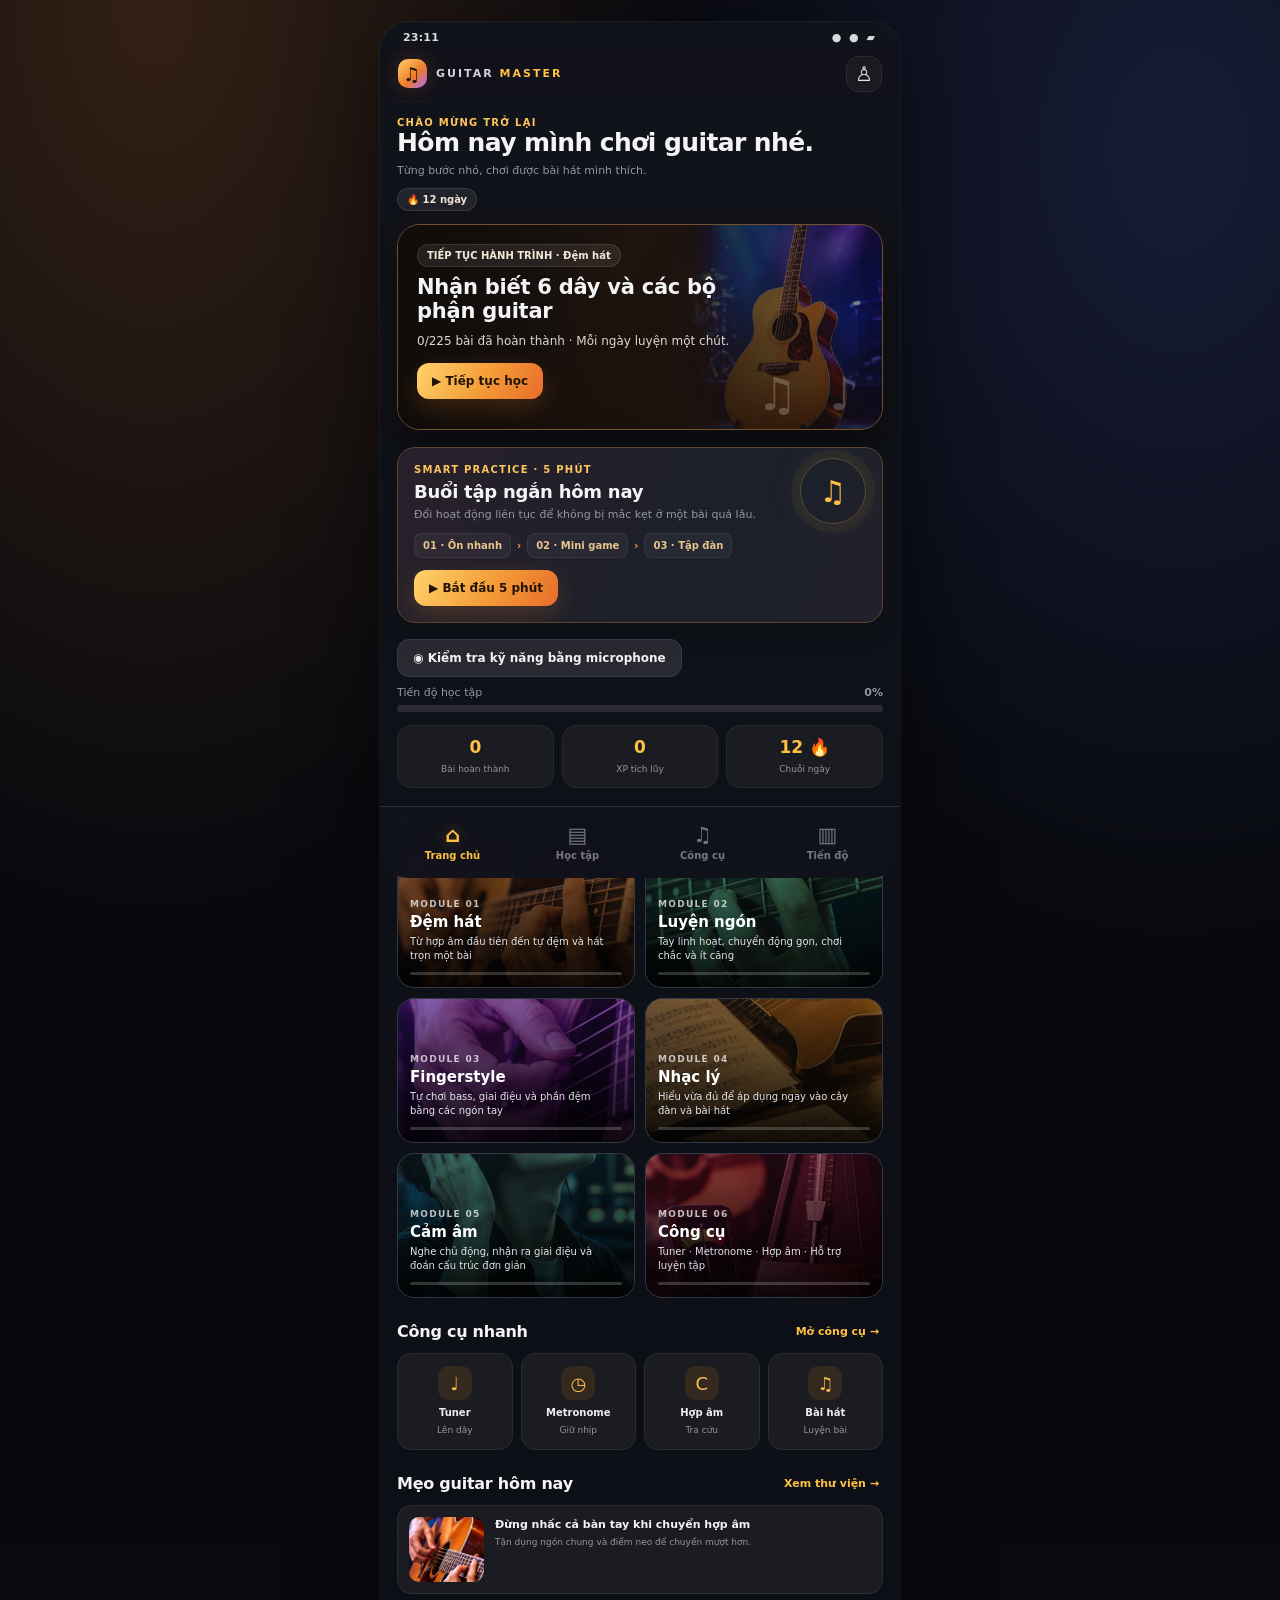
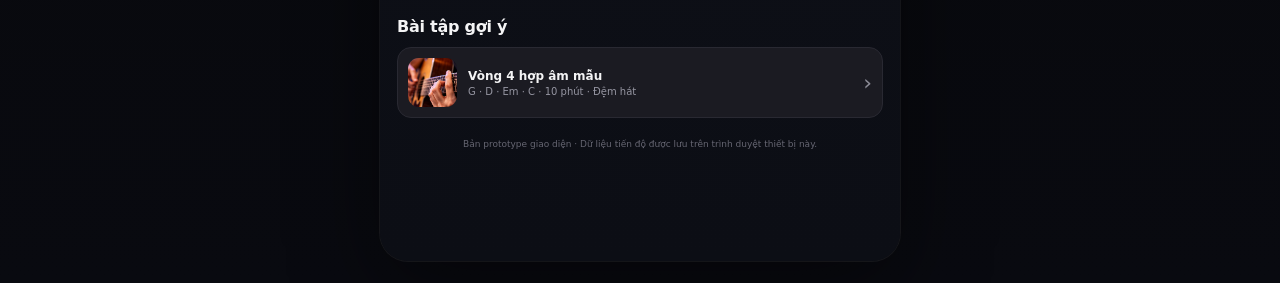
<file: Guitar_Master_2.0_UI_Prototype_v4_1_Lesson_Fix/GuitarMaster_UI_Prototype_v4/index.html>
<!doctype html>
<html lang="vi">
<head>
  <meta charset="utf-8">
  <meta name="viewport" content="width=device-width, initial-scale=1, viewport-fit=cover">
  <meta name="theme-color" content="#0f0f13">
  <title>Guitar Master 2.0 — UI Prototype</title>
  <link rel="stylesheet" href="assets/css/styles.css">
</head>
<body>
  <div class="app-shell">
    <div class="statusbar"><span id="clock">9:41</span><span class="status-icons">● ● ▰</span></div>
    <header class="topbar" id="topbar">
      <button class="icon-btn back-btn hidden" id="backBtn" aria-label="Quay lại">‹</button>
      <div class="brand"><span class="brand-mark">♫</span><span>GUITAR <b>MASTER</b></span></div>
      <button class="icon-btn" id="profileQuick" aria-label="Hồ sơ">♙</button>
    </header>
    <main id="view" class="view" aria-live="polite"></main>
    <nav class="bottom-nav" id="bottomNav">
      <button class="nav-item active" data-nav="home"><span class="nav-ico">⌂</span><span>Trang chủ</span></button>
      <button class="nav-item" data-nav="learn"><span class="nav-ico">▤</span><span>Học tập</span></button>
      <button class="nav-item" data-nav="tools"><span class="nav-ico">♫</span><span>Công cụ</span></button>
      <button class="nav-item" data-nav="progress"><span class="nav-ico">▥</span><span>Tiến độ</span></button>
    </nav>
    <div id="toast" class="toast" role="status"></div>
    <div id="modalRoot"></div>
  </div>
  <script src="data/catalog-data.js"></script>
  <script src="assets/js/app.js"></script>
</body>
</html>
</file>
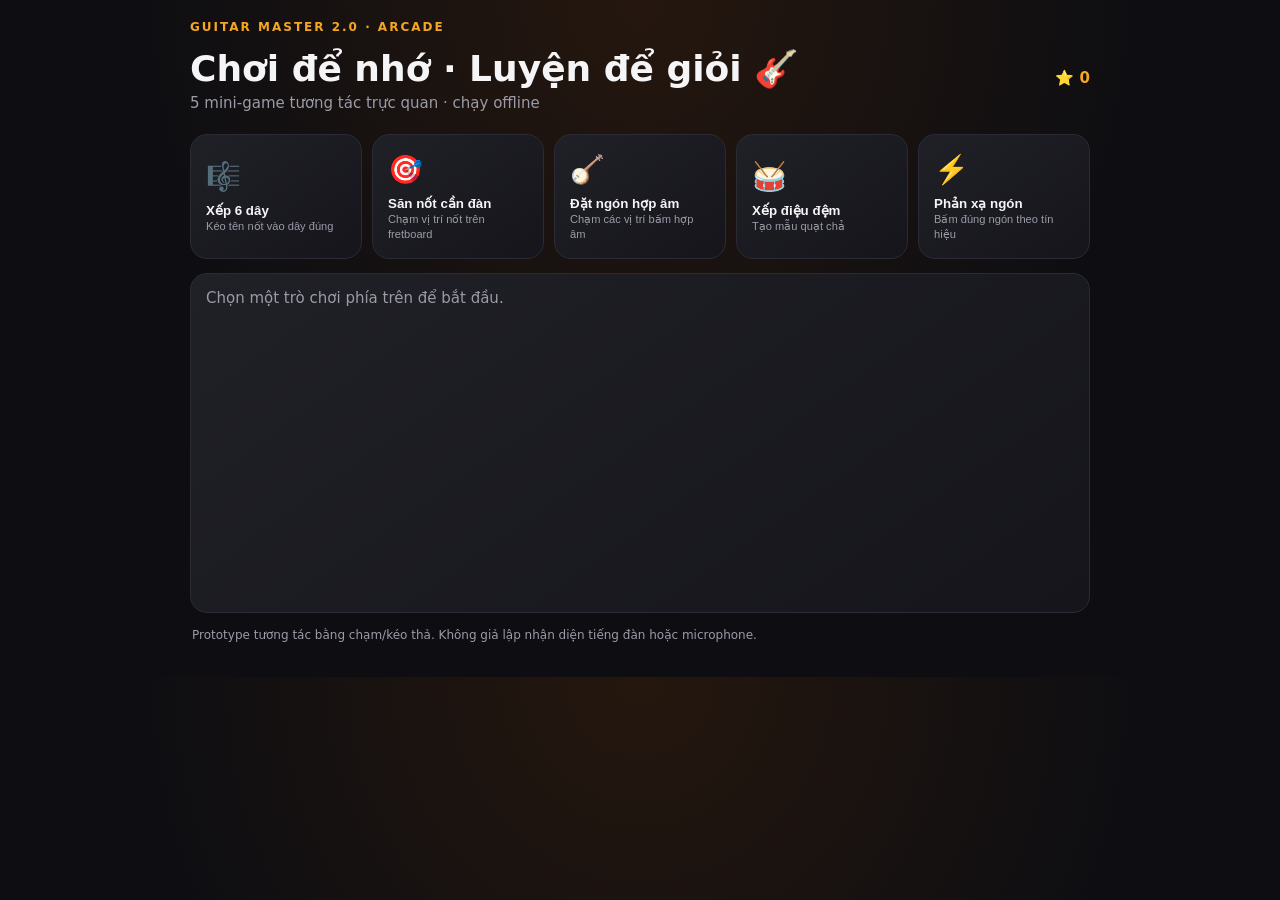
<file: Guitar_Master_2.0_UI_Prototype_v4_1_Lesson_Fix/GuitarMaster_UI_Prototype_v4/interactive-game-lab.html>
<!doctype html><html lang="vi"><head><meta charset="utf-8"><meta name="viewport" content="width=device-width,initial-scale=1"><title>Guitar Master · Interactive Game Lab</title><style>
:root{--bg:#0e0e12;--panel:#191920;--line:#2b2b35;--text:#f5f5f7;--muted:#9b9ba8;--amber:#f5a623;--orange:#e87522;--green:#25c58b;--red:#ef6262}*{box-sizing:border-box}body{margin:0;background:radial-gradient(ellipse at top,#25170e,#0e0e12 55%);color:var(--text);font:15px system-ui,-apple-system,Segoe UI,sans-serif;padding:20px}.wrap{max-width:900px;margin:auto}.brand{color:var(--amber);letter-spacing:2px;font-weight:800;font-size:12px}.hero{display:flex;justify-content:space-between;align-items:center;gap:12px;margin:10px 0 22px}.hero h1{margin:4px 0;font-size:clamp(24px,5vw,36px)}.muted{color:var(--muted)}.games{display:grid;grid-template-columns:repeat(auto-fit,minmax(150px,1fr));gap:10px}.tile,.panel{background:linear-gradient(145deg,#202027,#15151b);border:1px solid var(--line);border-radius:17px;padding:15px}.tile{cursor:pointer;text-align:left;color:inherit;min-height:125px}.tile:hover,.tile.active{border-color:var(--amber);box-shadow:0 0 0 1px #f5a62322}.tile .emoji{font-size:28px;display:block;margin-bottom:10px}.tile b{display:block}.tile small{color:var(--muted)}.panel{margin-top:14px;min-height:340px}.topline{display:flex;justify-content:space-between;align-items:center;gap:10px}.btn{border:0;border-radius:12px;padding:12px 15px;font-weight:700;cursor:pointer;background:#292933;color:#eee}.primary{background:linear-gradient(135deg,var(--amber),var(--orange));color:#201206}.btn:disabled{opacity:.4}.question{text-align:center;font-size:20px;font-weight:750;margin:18px 0}.feedback{text-align:center;min-height:24px;color:var(--green);font-weight:700;margin:10px}.choices{display:grid;grid-template-columns:repeat(2,1fr);gap:9px}.choice{padding:15px;border:1px solid var(--line);border-radius:12px;background:#22222a;color:#fff;font-size:16px;cursor:pointer}.choice:hover{border-color:var(--amber)}.choice.good{background:#123a2d;border-color:var(--green)}.choice.bad{background:#3a1b20;border-color:var(--red)}.strings{display:flex;gap:8px;justify-content:center;flex-wrap:wrap;margin:15px 0}.string{height:48px;min-width:48px;border:1px solid #777;border-radius:12px;background:#292933;color:white;font-weight:800;cursor:pointer}.string.selected{background:#f5a623;color:#241400}.fretboard{overflow-x:auto;padding:8px}.fretrow{display:grid;grid-template-columns:36px repeat(6,minmax(35px,1fr));min-width:300px}.fretrow span{display:grid;place-items:center;color:var(--muted);font-size:12px}.fret{height:40px;border:1px solid #574632;background:linear-gradient(#30271c,#211b15);position:relative;cursor:pointer}.fret:after{content:'';height:2px;background:#c7b08a;position:absolute;left:0;right:0;top:50%}.fret.hit:before{content:'●';position:absolute;z-index:1;left:50%;top:50%;transform:translate(-50%,-50%);color:var(--amber);font-size:24px}.pattern{display:flex;gap:8px;justify-content:center;flex-wrap:wrap;margin:20px}.slot{width:54px;height:60px;border:1px dashed #5b5b68;border-radius:12px;display:grid;place-items:center;font-size:24px;background:#22222a}.slot.filled{border-style:solid;border-color:var(--amber);color:var(--amber)}.palette{display:flex;gap:8px;justify-content:center;flex-wrap:wrap}.padgrid{display:grid;grid-template-columns:repeat(4,1fr);gap:10px;max-width:420px;margin:18px auto}.pad{height:75px;border-radius:16px;border:1px solid #454550;background:linear-gradient(145deg,#34343f,#22222a);color:white;font-size:26px;font-weight:800;cursor:pointer}.pad:active{transform:scale(.97)}.score{color:var(--amber);font-weight:800}.hidden{display:none}@media(max-width:500px){body{padding:12px}.panel{padding:12px}.choices{gap:7px}.choice{padding:12px 6px}}
</style></head><body><div class="wrap"><div class="brand">GUITAR MASTER 2.0 · ARCADE</div><div class="hero"><div><h1>Chơi để nhớ · Luyện để giỏi 🎸</h1><div class="muted">5 mini-game tương tác trực quan · chạy offline</div></div><div class="score">⭐ <span id="score">0</span></div></div><div class="games" id="tiles"></div><section class="panel" id="game"><div class="muted">Chọn một trò chơi phía trên để bắt đầu.</div></section><p class="muted" style="font-size:12px;margin:15px 2px">Prototype tương tác bằng chạm/kéo thả. Không giả lập nhận diện tiếng đàn hoặc microphone.</p></div>
<script>
const $=s=>document.querySelector(s);let points=0,round=0,mode='';const names=[['🎼','Xếp 6 dây','Kéo tên nốt vào dây đúng'],['🎯','Săn nốt cần đàn','Chạm vị trí nốt trên fretboard'],['🪕','Đặt ngón hợp âm','Chạm các vị trí bấm hợp âm'],['🥁','Xếp điệu đệm','Tạo mẫu quạt chả'],['⚡','Phản xạ ngón','Bấm đúng ngón theo tín hiệu']];
$('#tiles').innerHTML=names.map((x,i)=>`<button class="tile" data-mode="${i}"><span class="emoji">${x[0]}</span><b>${x[1]}</b><small>${x[2]}</small></button>`).join('');$('#tiles').onclick=e=>{let b=e.target.closest('[data-mode]');if(b)start(+b.dataset.mode)};
function add(n=10){points+=n;$('#score').textContent=points}function msg(t,good=true){$('#feedback').textContent=t;$('#feedback').style.color=good?'var(--green)':'var(--red)'}
function start(m){mode=m;round=0;document.querySelectorAll('.tile').forEach(x=>x.classList.toggle('active',+x.dataset.mode===m));render()}
function render(){let g=$('#game');if(mode===0){let target=['E','A','D','G','B','E'];let labels=['Mi trầm','La','Rê','Sol','Si','Mi cao'];let shuffled=[...target].sort(()=>Math.random()-.5);g.innerHTML=`<div class="topline"><b>GAME 01 · Xếp dây đàn</b><span class="muted">${round+1}/6</span></div><div class="question">Kéo nốt vào đúng thứ tự dây 6 → 1</div><div class="strings" id="drop">${target.map((n,i)=>`<button class="string" data-pos="${i}" title="Dây ${6-i}">${round>i?n:'D'+(6-i)}</button>`).join('')}</div><div class="palette">${shuffled.map(n=>`<button class="btn" draggable="true" data-note="${n}">${n}</button>`).join('')}</div><div class="feedback" id="feedback">Dây 6 là Mi trầm (E)</div><div style="text-align:center"><button class="btn primary" id="next">Kiểm tra / lượt tiếp</button></div>`;let picked=null;g.querySelectorAll('[draggable]').forEach(x=>{x.ondragstart=e=>{picked=x.dataset.note;e.dataTransfer.setData('text',picked)};x.onclick=()=>{picked=x.dataset.note;msg('Đã chọn '+picked+' · chạm ô dây để đặt')}});g.querySelectorAll('[data-pos]').forEach(x=>{x.ondragover=e=>e.preventDefault();x.ondrop=e=>{e.preventDefault();x.textContent=picked||e.dataTransfer.getData('text');x.dataset.answer=x.textContent};x.onclick=()=>{if(picked){x.textContent=picked;x.dataset.answer=picked;picked=null}}});$('#next').onclick=()=>{let ok=[...g.querySelectorAll('[data-pos]')].every((x,i)=>x.dataset.answer===target[i]);if(ok){add(10);msg('Chuẩn! Bạn đã nhớ thứ tự dây.');}else msg('Chưa đúng. Nhớ Mi–La–Rê–Sol–Si–Mi nhé.',false);round++;if(round>=6){g.innerHTML=`<div class="question">🎉 Hoàn thành game nhớ dây!</div><div class="feedback">Điểm tích lũy: ${points}</div><button class="btn primary" onclick="start(0)">Chơi lại</button>`}else setTimeout(render,650)}}
else if(mode===1){let notes=['G','A','C','D','E','B'];let note=notes[round%notes.length],str=note==='G'?3:note==='A'?5:note==='C'?2:note==='D'?4:note==='E'?1:2,fret=note==='G'?0:note==='A'?0:note==='C'?1:note==='D'?0:note==='E'?0:1;g.innerHTML=`<div class="topline"><b>GAME 02 · Săn nốt</b><span class="muted">${round+1}/6</span></div><div class="question">Tìm nốt <span style="color:var(--amber)">${note}</span> · dây ${str}</div><div class="fretboard">${[6,5,4,3,2,1].map(s=>`<div class="fretrow"><span>${s}</span>${[0,1,2,3,4,5].map(f=>`<button class="fret" data-s="${s}" data-f="${f}"></button>`).join('')}</div>`).join('')}</div><div class="feedback" id="feedback">Phím 0 là dây buông.</div>`;g.querySelectorAll('[data-s]').forEach(x=>x.onclick=()=>{let ok=+x.dataset.s===str&&+x.dataset.f===fret;x.classList.add('hit');if(ok){add(10);msg('🎯 Chính xác!');round++;setTimeout(render,650)}else msg('Chưa đúng, thử vị trí khác.',false)})}
else if(mode===2){let chord=['Em','Am','C'][round%3],dots={Em:[[5,2],[4,2]],Am:[[4,2],[3,2],[2,1]],C:[[5,3],[4,2],[2,1]]}[chord];g.innerHTML=`<div class="topline"><b>GAME 03 · Đặt ngón hợp âm</b><span class="muted">${round+1}/3</span></div><div class="question">Đặt ngón để tạo hợp âm ${chord}</div><div class="fretboard">${[1,2,3,4].map(f=>`<div class="fretrow"><span>${f}</span>${[6,5,4,3,2,1].map(s=>`<button class="fret" data-s="${s}" data-f="${f}"></button>`).join('')}</div>`).join('')}</div><div class="feedback" id="feedback">Đã đặt: <span id="count">0</span>/${dots.length}</div><div style="text-align:center"><button class="btn primary" id="check">Kiểm tra hợp âm</button></div>`;let chosen=[];g.querySelectorAll('[data-s]').forEach(x=>x.onclick=()=>{x.classList.toggle('hit');let a=[+x.dataset.s,+x.dataset.f];chosen.some(y=>y+''===a+'')?chosen=chosen.filter(y=>y+''!==a+''):chosen.push(a);$('#count').textContent=chosen.length});$('#check').onclick=()=>{let ok=chosen.length===dots.length&&dots.every(d=>chosen.some(c=>c[0]===d[0]&&c[1]===d[1]));if(ok){add(15);round++;msg('Hợp âm đúng!');setTimeout(()=>round>=3?start(2):render(),700)}else msg('Kiểm tra lại vị trí các ngón.',false)}}
else if(mode===3){let target=['↓','↓','↑','↑','↓','↑'];g.innerHTML=`<div class="topline"><b>GAME 04 · Xếp điệu đệm</b><span class="muted">${round+1}/3</span></div><div class="question">Tạo mẫu quạt chả 6 nhịp</div><div class="pattern" id="slots">${target.map((_,i)=>`<button class="slot" data-slot="${i}">＋</button>`).join('')}</div><div class="palette">${['↓','↑','—'].map(x=>`<button class="btn" data-val="${x}">${x==='↓'?'↓ Xuống':x==='↑'?'↑ Lên':'— Nghỉ'}</button>`).join('')}</div><div class="feedback" id="feedback">Mẫu mục tiêu: ↓ ↓ ↑ ↑ ↓ ↑</div><div style="text-align:center"><button class="btn primary" id="check">Kiểm tra</button></div>`;let vals=[];g.querySelectorAll('[data-val]').forEach(b=>b.onclick=()=>{if(vals.length<6){vals.push(b.dataset.val);g.querySelectorAll('[data-slot]')[vals.length-1].textContent=b.dataset.val;g.querySelectorAll('[data-slot]')[vals.length-1].classList.add('filled')}});$('#check').onclick=()=>{if(vals.join('')===target.join('')){add(15);round++;msg('Đúng điệu!');setTimeout(()=>round>=3?start(3):render(),650)}else msg('Chưa khớp mẫu. Xóa và thử lại.',false)}}
else {let expected=[1,2,3,4][Math.floor(Math.random()*4)];g.innerHTML=`<div class="topline"><b>GAME 05 · Phản xạ ngón</b><span class="muted">${round+1}/10</span></div><div class="question">Bấm ngón <span style="color:var(--amber);font-size:36px">${expected}</span></div><div class="padgrid">${[1,2,3,4].map(n=>`<button class="pad" data-n="${n}">${n}</button>`).join('')}</div><div class="feedback" id="feedback">Chạm đúng ngón để ghi điểm.</div>`;g.querySelectorAll('[data-n]').forEach(b=>b.onclick=()=>{if(+b.dataset.n===expected){add(5);round++;msg('Nhanh và chính xác!');setTimeout(()=>round>=10?g.innerHTML=`<div class="question">🏆 Hoàn thành phản xạ!</div><div class="feedback">Điểm: ${points}</div><button class="btn primary" onclick="start(4)">Chơi lại</button>`:render(),350)}else msg('Sai ngón, tập trung nhé!',false)})}}
</script></body></html>
</file>
<file: Guitar_Master_2.0_UI_Prototype_v4_1_Lesson_Fix/GuitarMaster_UI_Prototype_v4/assets/css/styles.css>
:root{
  --bg:#0f0f13;--bg2:#141419;--panel:#1a1a20;--panel2:#202027;--line:#2b2b34;
  --text:#f4f4f5;--muted:#9696a2;--dim:#666672;--amber:#f59e0b;--orange:#e67e22;
  --green:#10b981;--blue:#3b82f6;--red:#ef4444;--purple:#a855f7;--teal:#14b8a6;
  --radius:18px;--shadow:0 16px 42px rgba(0,0,0,.34)
}
*{box-sizing:border-box}html{background:#08080b;scroll-behavior:smooth}body{margin:0;background:radial-gradient(ellipse at 50% -12%,#24170e 0%,#09090d 46%,#07070a 100%);font-family:Inter,ui-sans-serif,system-ui,-apple-system,"Segoe UI",sans-serif;color:var(--text);min-height:100vh;-webkit-font-smoothing:antialiased}button,input,select{font:inherit}button{cursor:pointer}.app-shell{max-width:520px;min-height:100vh;margin:0 auto;background:linear-gradient(180deg,#111116 0%,#0d0d11 100%);position:relative;box-shadow:0 0 0 1px rgba(255,255,255,.06),0 25px 90px rgba(0,0,0,.48);padding-bottom:calc(78px + env(safe-area-inset-bottom))}.statusbar{height:25px;padding:5px 23px 0;display:flex;justify-content:space-between;font-size:11px;font-weight:700;color:#d8d8df;letter-spacing:.2px}.status-icons{letter-spacing:2px}.topbar{height:54px;padding:0 18px;display:flex;align-items:center;justify-content:space-between;position:sticky;top:0;background:rgba(17,17,22,.92);backdrop-filter:blur(16px);z-index:20;border-bottom:1px solid rgba(255,255,255,.035)}.brand{display:flex;align-items:center;gap:9px;letter-spacing:2px;font-size:11px;color:#d2d2da;font-weight:600}.brand b{color:var(--amber)}.brand-mark{width:29px;height:29px;border-radius:10px;background:linear-gradient(135deg,#ffc04b,#db6d19);color:#1a1108;display:grid;place-items:center;font-size:19px;font-weight:900;box-shadow:0 5px 18px #f59e0b33}.icon-btn{width:36px;height:36px;border:1px solid var(--line);border-radius:12px;background:#1a1a20;color:#e5e5eb;font-size:20px;display:grid;place-items:center}.icon-btn:active,.btn:active,.tool-card:active,.module-card:active{transform:scale(.98)}.back-btn{font-size:28px;line-height:1}.hidden{display:none!important}.view{padding:16px 17px 26px;min-height:calc(100vh - 157px)}.bottom-nav{position:fixed;z-index:25;bottom:0;left:50%;transform:translateX(-50%);width:min(520px,100%);height:calc(72px + env(safe-area-inset-bottom));padding:7px 10px calc(7px + env(safe-area-inset-bottom));display:grid;grid-template-columns:repeat(4,1fr);background:rgba(20,20,26,.96);backdrop-filter:blur(18px);border-top:1px solid #292932}.nav-item{border:0;background:transparent;color:#777783;display:flex;flex-direction:column;align-items:center;justify-content:center;gap:4px;font-size:10px;font-weight:600}.nav-ico{font-size:21px;line-height:1}.nav-item.active{color:var(--amber)}.nav-item.active .nav-ico{filter:drop-shadow(0 0 8px #f59e0b66)}.eyebrow{text-transform:uppercase;letter-spacing:1.25px;font-size:10px;font-weight:800;color:var(--amber)}h1,h2,h3,p{margin-top:0}h1{font-size:25px;line-height:1.16;letter-spacing:-.6px;margin-bottom:7px}h2{font-size:18px;letter-spacing:-.25px;margin-bottom:6px}h3{font-size:14px;margin-bottom:5px}.muted{color:var(--muted)}.small{font-size:11px}.tiny{font-size:10px}.section-head{display:flex;align-items:center;justify-content:space-between;margin:23px 0 11px}.section-head h2{margin:0;font-size:16px}.text-link{background:none;border:0;color:var(--amber);font-size:11px;font-weight:700;padding:4px}.card{background:linear-gradient(145deg,#1d1d24,#17171d);border:1px solid #2a2a33;border-radius:var(--radius);box-shadow:0 8px 24px rgba(0,0,0,.16)}.hero-card{position:relative;overflow:hidden;border-radius:23px;min-height:206px;background:#19191f;margin:13px 0 17px;border:1px solid #443022;box-shadow:0 12px 34px #0007}.hero-card img{position:absolute;inset:0;width:100%;height:100%;object-fit:cover;opacity:.56}.hero-overlay{position:absolute;inset:0;background:linear-gradient(90deg,rgba(15,12,10,.97) 0%,rgba(31,18,10,.8) 53%,rgba(15,10,8,.1) 100%),linear-gradient(0deg,rgba(14,13,16,.62),transparent 60%)}.hero-content{position:relative;z-index:1;padding:19px;max-width:82%}.hero-content h2{font-size:21px;line-height:1.16;margin:8px 0 8px}.hero-content p{font-size:12px;color:#ded8d2;line-height:1.5;margin-bottom:13px}.pill{display:inline-flex;align-items:center;gap:5px;border-radius:99px;padding:5px 9px;background:#ffffff14;border:1px solid #ffffff19;font-size:10px;font-weight:700;color:#f2e7d8}.btn{border:0;border-radius:12px;padding:11px 15px;font-size:12px;font-weight:800;display:inline-flex;align-items:center;justify-content:center;gap:7px;transition:transform .15s,filter .15s}.btn-primary{background:linear-gradient(135deg,#ffc044,#e67e22);color:#211306;box-shadow:0 7px 20px #e67e2238}.btn-secondary{background:#292931;color:#f2f2f5;border:1px solid #3a3a45}.btn-ghost{background:transparent;border:1px solid #454550;color:#e4e4e8}.btn-danger{background:#4a2020;color:#ffb0a7;border:1px solid #723333}.btn-block{width:100%}.progress-row{display:flex;justify-content:space-between;align-items:center;font-size:11px;color:var(--muted);margin:9px 0 6px}.progress-track{height:7px;background:#2b2b33;border-radius:99px;overflow:hidden}.progress-fill{height:100%;background:linear-gradient(90deg,#fbbf24,#e67e22);border-radius:99px;box-shadow:0 0 12px #e67e2260}.mini-stats{display:grid;grid-template-columns:repeat(3,1fr);gap:8px;margin:13px 0}.mini-stat{padding:11px 8px;text-align:center;background:#1b1b22;border:1px solid #292932;border-radius:14px}.mini-stat strong{display:block;color:var(--amber);font-size:17px}.mini-stat span{font-size:9px;color:var(--muted)}.module-grid{display:grid;grid-template-columns:repeat(2,minmax(0,1fr));gap:10px}.module-card{position:relative;overflow:hidden;min-height:145px;border-radius:17px;border:1px solid #ffffff18;background:#202027;cursor:pointer;text-align:left;color:white;padding:0;transition:transform .15s}.module-card img{position:absolute;inset:0;width:100%;height:100%;object-fit:cover;opacity:.45;transition:transform .25s}.module-card:hover img{transform:scale(1.05)}.module-card:after{content:"";position:absolute;inset:0;background:linear-gradient(180deg,rgba(0,0,0,.1),rgba(0,0,0,.88))}.module-card .module-tint{position:absolute;inset:0;opacity:.48;mix-blend-mode:color}.module-card .module-body{position:absolute;z-index:2;inset:auto 12px 12px 12px}.module-num{font-size:9px;letter-spacing:1.3px;font-weight:800;color:#ffffffb8}.module-name{font-size:15px;font-weight:800;margin:4px 0}.module-desc{font-size:10px;line-height:1.4;color:#e3e3e6;max-width:98%}.module-progress{height:3px;background:#ffffff30;border-radius:9px;margin-top:9px;overflow:hidden}.module-progress span{display:block;height:100%;background:var(--amber)}.quick-tools{display:grid;grid-template-columns:repeat(4,1fr);gap:8px}.tool-card{border:1px solid #2b2b33;background:#1b1b22;border-radius:14px;padding:12px 7px;text-align:center;color:#eee;cursor:pointer}.tool-symbol{width:34px;height:34px;border-radius:11px;margin:0 auto 7px;display:grid;place-items:center;background:#f59e0b1c;color:var(--amber);font-size:18px}.tool-card strong{display:block;font-size:10px}.tool-card span{font-size:9px;color:var(--muted)}.song-row{display:flex;gap:11px;align-items:center;padding:10px;border-radius:14px;margin-bottom:8px;background:#1b1b22;border:1px solid #292932;cursor:pointer}.song-cover{width:49px;height:49px;border-radius:11px;object-fit:cover;flex-shrink:0}.song-info{flex:1;min-width:0}.song-info strong{display:block;font-size:12px}.song-info small{display:block;color:var(--muted);font-size:10px;margin-top:3px}.chevron{color:#8c8c97;font-size:22px}.module-hero{position:relative;border-radius:20px;overflow:hidden;min-height:190px;margin-bottom:15px}.module-hero img{position:absolute;inset:0;width:100%;height:100%;object-fit:cover;opacity:.5}.module-hero:after{content:"";position:absolute;inset:0;background:linear-gradient(90deg,rgba(13,13,17,.95),rgba(13,13,17,.45)),linear-gradient(0deg,rgba(13,13,17,.8),transparent)}.module-hero-content{position:relative;z-index:1;padding:17px;max-width:90%}.stage-list{display:flex;flex-direction:column;gap:10px}.stage-card{padding:13px;border-radius:16px;background:#1b1b22;border:1px solid #2a2a33;display:grid;grid-template-columns:38px 1fr auto;gap:10px;align-items:start}.stage-number{width:34px;height:34px;border-radius:12px;display:grid;place-items:center;background:#332517;color:#ffc04a;font-weight:900;font-size:13px}.stage-card.done .stage-number{background:#10382b;color:#50e0a9}.stage-card.current{border-color:#9b6426;box-shadow:0 0 0 1px #e67e2222}.stage-main h3{margin:0 0 5px;font-size:13px}.stage-main p{font-size:10px;color:var(--muted);line-height:1.45;margin:0 0 7px}.stage-meta{display:flex;flex-wrap:wrap;gap:5px}.tag{display:inline-flex;align-items:center;padding:4px 7px;border-radius:7px;background:#292932;color:#c6c6ce;font-size:9px;font-weight:700}.tag.amber{background:#4a3115;color:#ffd17a}.tag.green{background:#12382b;color:#66e6b5}.tag.lock{background:#2b2b31;color:#81818d}.stage-action{border:0;background:#2b2926;color:#ffbf50;border-radius:10px;padding:8px;font-size:10px;font-weight:800}.lesson-list{display:flex;flex-direction:column;gap:8px}.lesson-row{display:flex;gap:10px;align-items:center;padding:12px;border-radius:14px;background:#1a1a20;border:1px solid #2b2b34;cursor:pointer}.lesson-index{width:30px;height:30px;display:grid;place-items:center;border-radius:10px;background:#2a2a32;color:#d7d7df;font-weight:800;font-size:11px;flex-shrink:0}.lesson-row.completed .lesson-index{background:#12382b;color:#57ddb0}.lesson-row.active{border-color:#986020}.lesson-row strong{font-size:11px;display:block;line-height:1.35}.lesson-row small{color:var(--muted);font-size:9px;display:block;margin-top:4px}.lesson-row .chevron{margin-left:auto}.lesson-visual{height:170px;border-radius:17px;overflow:hidden;margin:13px 0;background:#25252c}.lesson-visual img{width:100%;height:100%;object-fit:cover}.content-block{padding:14px;border-radius:15px;background:#1b1b22;border:1px solid #292932;margin:10px 0}.content-block h3{display:flex;align-items:center;gap:7px}.content-block p,.content-block li{font-size:11px;color:#c7c7cf;line-height:1.6}.content-block ul,.content-block ol{padding-left:17px;margin:8px 0 0}.tip-block{border-color:#735021;background:linear-gradient(140deg,#302314,#201a16)}.mistake-block{border-color:#673737;background:#281b1c}.step-list{display:flex;flex-direction:column;gap:8px}.step-item{display:flex;gap:9px;font-size:11px;color:#d7d7de;line-height:1.5}.step-dot{width:21px;height:21px;border-radius:50%;background:#4a3218;color:#ffc45d;display:grid;place-items:center;flex-shrink:0;font-size:10px;font-weight:900}.lesson-action-bar{position:sticky;bottom:80px;padding-top:12px;background:linear-gradient(180deg,transparent,#101015 23%)}.game-panel{padding:16px;background:linear-gradient(145deg,#211b15,#17171d);border:1px solid #61421f;border-radius:18px;margin-top:14px}.game-question{font-size:20px;font-weight:900;text-align:center;line-height:1.25;margin:17px 0}.answer-grid{display:grid;grid-template-columns:repeat(2,minmax(0,1fr));gap:9px}.answer-btn{border:1px solid #393943;border-radius:13px;background:#23232b;padding:13px;color:#f1f1f4;font-size:12px;font-weight:800;min-height:48px}.answer-btn.correct{border-color:#10b981;background:#10382c}.answer-btn.wrong{border-color:#ef4444;background:#3a1e20}.answer-btn:disabled{opacity:.86}.chord-svg{width:94px;max-width:100%;height:auto;display:block;margin:4px auto}.game-progress{height:5px;border-radius:99px;background:#303039;overflow:hidden;margin:12px 0}.game-progress span{display:block;height:100%;background:var(--amber)}.game-feedback{min-height:24px;text-align:center;font-size:11px;font-weight:700;margin:10px 0;color:#ffc65c}.game-result{padding:22px;text-align:center}.score-big{font-size:42px;font-weight:900;color:var(--amber);margin:10px 0}.choice-row{display:flex;flex-wrap:wrap;gap:7px;justify-content:center}.choice-chip{border:1px solid #44444d;background:#23232b;color:#f3f3f5;border-radius:11px;padding:10px 13px;font-weight:800}.choice-chip.selected{background:#583b16;border-color:#e99a29;color:#ffd17a}.fretboard{overflow:auto;border-radius:13px;border:1px solid #42424d;padding:10px;background:linear-gradient(135deg,#36251a,#1d1714)}.fret-row{display:grid;grid-template-columns:28px repeat(6,1fr);gap:4px;margin:4px 0}.fret-cell{height:31px;border:1px solid #a68b68aa;background:#503a29;border-radius:5px;color:#e8d5bb;font-size:10px;font-weight:700}.fret-cell.target{background:#f59e0b;color:#201408;border-color:#ffd27a;box-shadow:0 0 12px #f59e0b60}.fret-cell.selected{outline:2px solid #fff}.string-label{display:grid;place-items:center;color:#ffd17a;font-size:10px;font-weight:900}.sequence-slots{display:grid;grid-template-columns:repeat(6,1fr);gap:6px;margin:13px 0}.sequence-slot{min-height:52px;border:1px dashed #555560;border-radius:10px;display:grid;place-items:center;background:#19191f;font-size:22px;color:#f5bd51}.sequence-slot.filled{border-style:solid;background:#302617}.sequence-palette{display:flex;flex-wrap:wrap;gap:7px;justify-content:center}.sequence-palette button{min-width:43px;height:42px;border:1px solid #51402c;border-radius:11px;background:#302416;color:#ffcd74;font-size:20px;font-weight:900}.play-pad-grid{display:grid;grid-template-columns:repeat(4,1fr);gap:7px}.play-pad{height:66px;border:1px solid #725021;border-radius:13px;background:#332514;color:#ffcb6b;font-size:22px;font-weight:900}.play-pad:active{background:#76501d}.timer-readout{font-size:36px;font-weight:900;color:var(--amber);text-align:center;margin:10px}.tool-screen{padding:5px 0}.tool-screen h1{margin-bottom:5px}.gauge-wrap{width:100%;max-width:300px;margin:18px auto 5px}.gauge-wrap svg{width:100%;height:auto}.tuner-note{text-align:center;font-size:62px;line-height:1;font-weight:900;color:var(--amber);text-shadow:0 0 28px #f59e0b60}.tuner-cents{text-align:center;color:var(--amber);font-weight:800;font-size:12px;margin:8px 0}.string-selector{display:flex;gap:8px;justify-content:center;margin:18px 0}.string-selector button{width:37px;height:37px;border-radius:50%;border:1px solid #373740;background:#1c1c23;color:#c7c7cf;font-weight:800}.string-selector button.active{background:linear-gradient(135deg,#ffc044,#e67e22);color:#241608;border-color:transparent}.metro-bpm{text-align:center;font-size:59px;font-weight:900;margin:20px 0 3px}.metro-bpm small{font-size:12px;color:var(--muted);letter-spacing:2px}.metro-ring{width:220px;height:220px;border:2px solid #34343d;border-radius:50%;margin:12px auto;display:grid;place-items:center;position:relative}.metro-ring:before{content:"";position:absolute;inset:18px;border:1px dashed #474751;border-radius:50%}.metro-dots{display:grid;grid-template-columns:repeat(4,1fr);gap:15px}.metro-dot{width:18px;height:18px;border-radius:50%;background:#41414a}.metro-dot.active{background:var(--amber);box-shadow:0 0 20px #f59e0b}.metro-center{text-align:center;position:absolute}.metro-center strong{font-size:42px}.metro-controls{display:flex;gap:13px;align-items:center;justify-content:center;margin:15px 0}.round-btn{width:45px;height:45px;border-radius:50%;background:#24242b;border:1px solid #3a3a45;color:white;font-size:20px;font-weight:900}.round-btn.play{width:61px;height:61px;background:linear-gradient(135deg,#ffc044,#e67e22);border:0;color:#201306}.control-row{display:flex;align-items:center;justify-content:space-between;gap:10px;padding:10px 0;border-bottom:1px solid #2b2b33;font-size:12px}.chord-grid{display:grid;grid-template-columns:repeat(3,minmax(0,1fr));gap:9px}.chord-tile{background:#1b1b22;border:1px solid #2b2b34;border-radius:13px;padding:10px 5px;text-align:center;cursor:pointer}.chord-tile.active{border-color:var(--amber);background:#2c2116}.chord-tile strong{font-size:13px}.search-input{width:100%;border:1px solid #34343e;background:#1c1c23;color:#f5f5f7;padding:12px 13px;border-radius:12px;outline:none;margin:8px 0 12px}.search-input:focus{border-color:#a56e26}.filter-row{display:flex;gap:7px;overflow:auto;padding-bottom:10px}.filter-row button{white-space:nowrap;border:1px solid #34343e;background:#1e1e25;color:#c8c8d0;border-radius:99px;padding:7px 11px;font-size:10px;font-weight:700}.filter-row button.active{background:#583b16;border-color:#b77d2e;color:#ffd27a}.profile-head{text-align:center;padding:18px 0}.avatar{width:77px;height:77px;border-radius:50%;background:linear-gradient(135deg,#ffc044,#b85b17);display:grid;place-items:center;margin:0 auto 10px;font-size:27px;font-weight:900;border:3px solid #392718;box-shadow:0 8px 28px #f59e0b33}.chart-card{padding:14px;border-radius:15px;background:#1b1b22;border:1px solid #2b2b34;margin:12px 0}.bars{height:96px;display:flex;align-items:flex-end;gap:9px}.bar-col{flex:1;display:flex;flex-direction:column;align-items:center;gap:5px;height:100%;justify-content:flex-end}.bar{width:100%;max-width:26px;border-radius:5px 5px 0 0;background:linear-gradient(180deg,#ffc044,#d86e1f)}.bar-col small{font-size:9px;color:var(--muted)}.badge-grid{display:grid;grid-template-columns:repeat(4,1fr);gap:9px}.badge-item{padding:10px 5px;border-radius:12px;background:#202027;border:1px solid #31313a;text-align:center}.badge-icon{width:38px;height:38px;border-radius:12px;margin:0 auto 7px;background:linear-gradient(135deg,#ffc044,#ce651b);display:grid;place-items:center;color:#211306;font-size:18px;font-weight:900}.badge-item small{font-size:9px;color:#bbb}.tip-row{display:flex;gap:11px;padding:11px;background:#1b1b22;border:1px solid #2c2c35;border-radius:14px;margin:9px 0;cursor:pointer}.tip-thumb{width:75px;height:65px;border-radius:10px;object-fit:cover}.tip-row strong{display:block;font-size:11px;line-height:1.4}.tip-row small{font-size:9px;color:var(--muted);display:block;margin-top:5px}.toast{position:fixed;left:50%;bottom:89px;transform:translate(-50%,15px);z-index:80;background:#282830;border:1px solid #454550;color:#fff;padding:10px 14px;border-radius:12px;font-size:11px;opacity:0;pointer-events:none;transition:.2s;max-width:90%;text-align:center}.toast.show{opacity:1;transform:translate(-50%,0)}.modal-backdrop{position:fixed;inset:0;background:#000b;z-index:90;display:grid;place-items:center;padding:22px}.modal{width:min(100%,420px);background:#1a1a20;border:1px solid #393943;border-radius:20px;padding:18px;box-shadow:var(--shadow)}.modal-head{display:flex;justify-content:space-between;align-items:center;margin-bottom:10px}.modal-close{border:0;background:#2b2b33;color:#fff;border-radius:10px;width:30px;height:30px;font-size:17px}.empty-state{text-align:center;padding:30px 16px;color:var(--muted)}.empty-state .big{font-size:32px;margin-bottom:10px}.two-col{display:grid;grid-template-columns:1fr 1fr;gap:9px}.divider{height:1px;background:#2b2b34;margin:14px 0}.segmented{display:flex;background:#19191f;border:1px solid #30303a;padding:3px;border-radius:12px;gap:3px}.segmented button{flex:1;border:0;background:transparent;color:var(--muted);padding:8px 5px;font-size:10px;border-radius:9px;font-weight:800}.segmented button.active{background:#3b2b18;color:#ffd17a}.song-chords{display:flex;gap:8px;justify-content:center;flex-wrap:wrap}.song-chord{padding:10px 13px;border-radius:10px;background:#302314;border:1px solid #69471f;color:#ffcf7a;font-size:16px;font-weight:900}.lock-note{font-size:9px;color:#8c8c98}.footer-note{font-size:9px;color:#666672;text-align:center;margin:20px 0 5px;line-height:1.5}
@media(min-width:700px){body{padding:22px}.app-shell{border-radius:28px;overflow:hidden;min-height:calc(100vh - 44px)}.bottom-nav{bottom:22px;border-radius:0 0 28px 28px}.statusbar{padding-top:9px}.view{min-height:calc(100vh - 210px)}}
@media(max-width:365px){.view{padding-left:13px;padding-right:13px}.quick-tools{grid-template-columns:repeat(2,1fr)}.module-card{min-height:132px}.hero-content{max-width:95%}.hero-card{min-height:190px}.chord-grid{gap:6px}}

/* v1.2 MUSIC EXPERIENCE + SMART PRACTICE */
:root{--amber:#ffc044;--orange:#f07828;--music-violet:#9b7bff;--music-cyan:#45d6d0}
body{background:radial-gradient(ellipse at 12% 0%,#332014 0%,transparent 34%),radial-gradient(ellipse at 92% 8%,#171c36 0%,transparent 32%),linear-gradient(180deg,#090a10,#08090d 72%,#090a10)}
.app-shell{background:linear-gradient(180deg,#11131b 0%,#0c0e15 100%)}
.topbar{background:rgba(16,18,27,.94)}
.brand-mark{background:linear-gradient(135deg,#ffd36a,#ef7a2a 58%,#a66bff);box-shadow:0 0 22px #f0782840}
.bottom-nav{background:rgba(16,18,27,.97);border-top-color:#30303d}
.nav-item.active{color:#ffc044}
.hero-card{border-color:#75502e;box-shadow:0 14px 38px #0008,0 0 30px #e67e2210}
.hero-card:after{content:"♫  ♪";position:absolute;right:15px;bottom:8px;color:#fff;opacity:.22;font-size:46px;font-weight:900;letter-spacing:8px;pointer-events:none}
.card,.module-card,.game-panel{background:linear-gradient(145deg,#202330,#171923);border-color:#343746}
.btn-primary{background:linear-gradient(120deg,#ffd36a,#f39b37 54%,#e86c2b);box-shadow:0 8px 24px #e67e2238}
.smart-practice{position:relative;overflow:hidden;padding:16px;margin:16px 0;border-color:#5c452d;background:linear-gradient(120deg,#28202a,#1b202b 68%,#22202b)}
.smart-practice h2{margin:6px 0}.smart-practice .btn{margin-top:12px}
.smart-orbit{position:absolute;right:16px;top:10px;width:66px;height:66px;border:1px solid #ffc04444;border-radius:50%;display:grid;place-items:center;color:#ffc044;font-size:30px;box-shadow:0 0 0 9px #ffc0440a,0 0 35px #ffc04418}
.smart-steps{display:flex;align-items:center;gap:6px;flex-wrap:wrap;margin-top:12px;color:#e8c58d;font-size:10px;font-weight:800}
.smart-steps span{background:#ffffff0b;border:1px solid #ffffff12;padding:6px 8px;border-radius:8px}.smart-steps i{color:#f0a64b;font-style:normal}
.game-mode-switch{padding:12px;margin:12px 0 14px;border:1px solid #3a3945;border-radius:16px;background:linear-gradient(120deg,#201d29,#171923)}
.game-mode-switch>span{display:block;font-size:9px;letter-spacing:1.4px;font-weight:900;color:#b6a6d9;margin-bottom:9px}
.game-mode-switch>div{display:grid;grid-template-columns:repeat(3,1fr);gap:7px}
.mode-chip{border:1px solid #3b3b49;border-radius:10px;padding:9px 4px;background:#242530;color:#b9bac6;font-size:11px;font-weight:800}
.mode-chip.active{border-color:#ffc044;background:linear-gradient(130deg,#ffc044,#ed842f);color:#241508;box-shadow:0 4px 16px #f39b3730}
.game-mode-switch small{display:block;color:#9d9eac;font-size:10px;margin-top:9px;line-height:1.4}
.game-panel{border-color:#45404a;box-shadow:0 12px 30px #0004}
.eyebrow{color:#ffc45b}

/* v1.3 Performance Evaluation prototype additions */
.page-head{margin:8px 0 18px}
.page-head h1{margin:6px 0 8px}
.btn-secondary{background:#292932;color:#f3f3f5;border:1px solid #3a3a45}
.audio-level{box-shadow:inset 0 1px 2px rgba(0,0,0,.35)}
@media(max-width:380px){.grid-2{grid-template-columns:1fr!important}}
</file>
